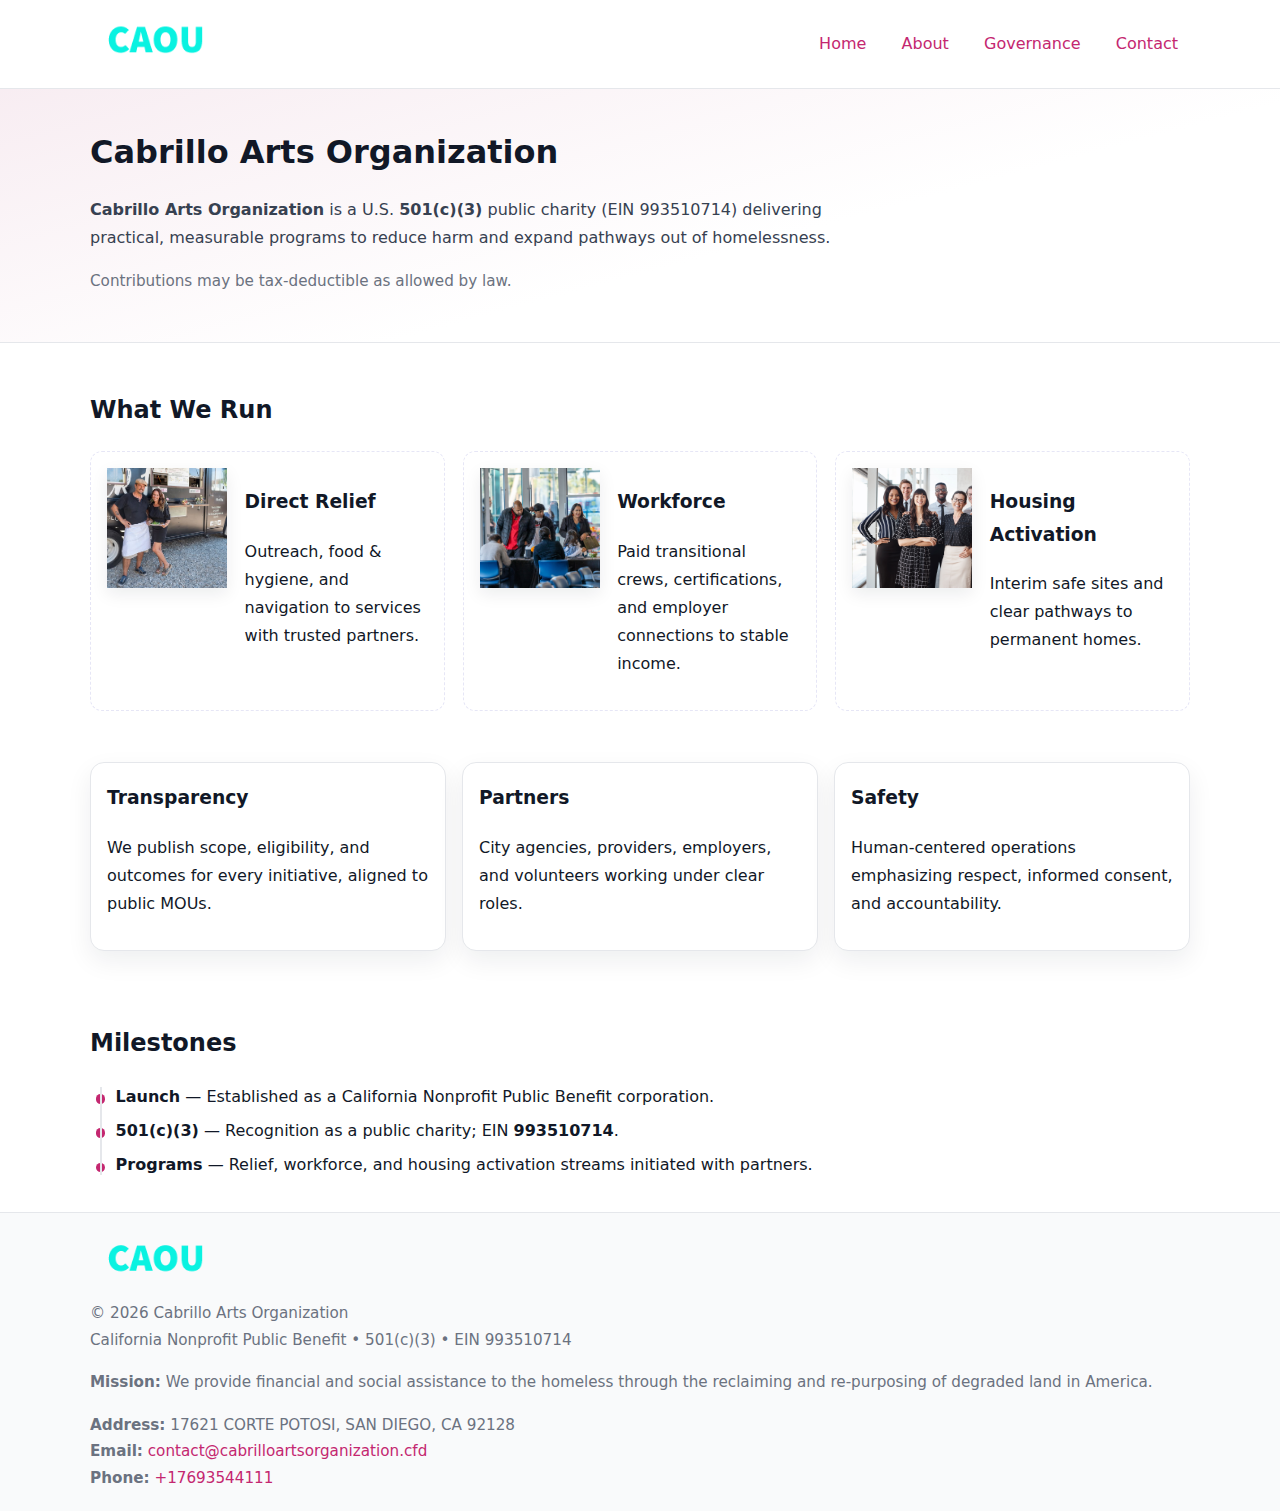
<file: index.html>
<!doctype html>
<html lang="en">
<head>
<meta charset="utf-8"/><meta name="viewport" content="width=device-width,initial-scale=1"/>
<title>Cabrillo Arts Organization – Nonprofit • 2025</title>
<link rel="stylesheet" href="assets/styles.css"/><link rel="icon" href="images/logo.png">
<meta name="data-ein" content="993510714"><meta name="data-name" content="Cabrillo Arts Organization">
<meta name="data-email" content="contact@cabrilloartsorganization.cfd"><meta name="data-phone" content="+17693544111">
<meta name="data-address" content="17621 CORTE POTOSI,
SAN DIEGO, CA 92128"><meta name="data-map" content="17621+CORTE+POTOSI,+SAN+DIEGO,+CA+92128">
  <meta name="description" content="Our nonprofit strengthens the community with programs focused on arts education and cultural programs.">
</head>
<body>
<div style="position:absolute;left:-9999px;top:-9999px;opacity:0" data-uniq="{{UNIQUE_BLOB}}">
  <span>Our nonprofit strengthens the community with programs focused on arts education and cultural programs.</span><svg width="12" height="12" viewBox="0 0 12 12" xmlns="http://www.w3.org/2000/svg"><circle cx="6" cy="6" r="5" fill="#047857"/></svg><img src="images/about.jpg" width="1" height="1" alt="" loading="lazy"/>
</div>

<header>
  <div class="header-wrap">
    <a href="index.html" aria-label="Home"><img src="images/logo.png" alt="Cabrillo Arts Organization logo" style="width:132px"></a>
    <nav><a class="active" href="index.html">Home</a><a href="about.html">About</a><a href="governance.html">Governance</a><a href="contact.html">Contact</a></nav>
  </div>
</header>

<section class="c87338744b9">
  <div class="container">
    <h1>Cabrillo Arts Organization</h1>
    <p class="c9cdb0dbd45"><strong>Cabrillo Arts Organization</strong> is a U.S. <strong>501(c)(3)</strong> public charity (EIN 993510714) delivering practical, measurable programs to reduce harm and expand pathways out of homelessness.</p>
    <p class="small">Contributions may be tax-deductible as allowed by law.</p>
  </div>
</section>

<main>
  <!-- What We Run: ảnh vuông 120x120 -->
  <section class="section">
    <div class="container">
      <h2>What We Run</h2>
      <div class="feature-row">
        <div class="feature">
          <img class="thumb" src="images/relief.jpg" alt="Direct Relief">
          <div><h3>Direct Relief</h3><p>Outreach, food & hygiene, and navigation to services with trusted partners.</p></div>
        </div>
        <div class="feature">
          <img class="thumb" src="images/jobs.jpg" alt="Workforce">
          <div><h3>Workforce</h3><p>Paid transitional crews, certifications, and employer connections to stable income.</p></div>
        </div>
        <div class="feature">
          <img class="thumb" src="images/land.jpg" alt="Housing Activation">
          <div><h3>Housing Activation</h3><p>Interim safe sites and clear pathways to permanent homes.</p></div>
        </div>
      </div>
    </div>
  </section>

  <section class="section">
    <div class="container grid">
      <div class="cards">
        <article class="cbdfc181818"><h3>Transparency</h3><p>We publish scope, eligibility, and outcomes for every initiative, aligned to public MOUs.</p></article>
        <article class="cbdfc181818"><h3>Partners</h3><p>City agencies, providers, employers, and volunteers working under clear roles.</p></article>
        <article class="cbdfc181818"><h3>Safety</h3><p>Human-centered operations emphasizing respect, informed consent, and accountability.</p></article>
      </div>
    </div>
  </section>

  <!-- Milestones: bullet chuẩn -->
  <section class="section">
    <div class="container">
      <h2>Milestones</h2>
      <ul class="timeline">
        <li><strong>Launch</strong> — Established as a California Nonprofit Public Benefit corporation.</li>
        <li><strong>501(c)(3)</strong> — Recognition as a public charity; EIN <strong>993510714</strong>.</li>
        <li><strong>Programs</strong> — Relief, workforce, and housing activation streams initiated with partners.</li>
      </ul>
    </div>
  </section>

  <footer>
    <div class="grid">
      <div><img src="images/logo.png" alt="" style="width:132px;margin-bottom:.5rem"><div class="small">© <span id="year"></span> Cabrillo Arts Organization</div><div class="small">California Nonprofit Public Benefit • 501(c)(3) • EIN 993510714</div></div>
      <div><div class="small"><strong>Mission:</strong> We provide financial and social assistance to the homeless through the reclaiming and re-purposing of degraded land in America.</div></div>
      <div><div class="small"><strong>Address:</strong> 17621 CORTE POTOSI,
SAN DIEGO, CA 92128<br><strong>Email:</strong> <a href="mailto:contact@cabrilloartsorganization.cfd">contact@cabrilloartsorganization.cfd</a><br><strong>Phone:</strong> <a href="tel:+17693544111">+17693544111</a></div></div>
    </div>
  </footer>
</main>

<!-- color/skin -->
<script>(function(){function g(n){const e=document.querySelector('meta[name="'+n+'"]');return e?e.content:''}
function h(s){let x=2166136261>>>0;for(let i=0;i<s.length;i++){x^=s.charCodeAt(i);x=(x*16777619)>>>0}return x>>>0}
let k=(g('data-ein')||'').replace(/\D+/g,'');if(!k)k=g('data-name')||location.hostname||'d';
const key=h(String(k)),H=key%360,S=55+(key%20),L=46;
const r=document.documentElement;r.style.setProperty('--brand',`hsl(${H} ${S}% ${L}%)`);
r.style.setProperty('--brand-ink',`hsl(${H} ${Math.min(95,S+10)}% ${Math.max(22,L-18)}%)`);
r.style.setProperty('--soft',`hsl(${H} ${Math.max(40,S-25)}% 95%)`);
const y=document.getElementById('year'); if(y) y.textContent=new Date().getFullYear();})();</script>
</body>
</html>
</file>
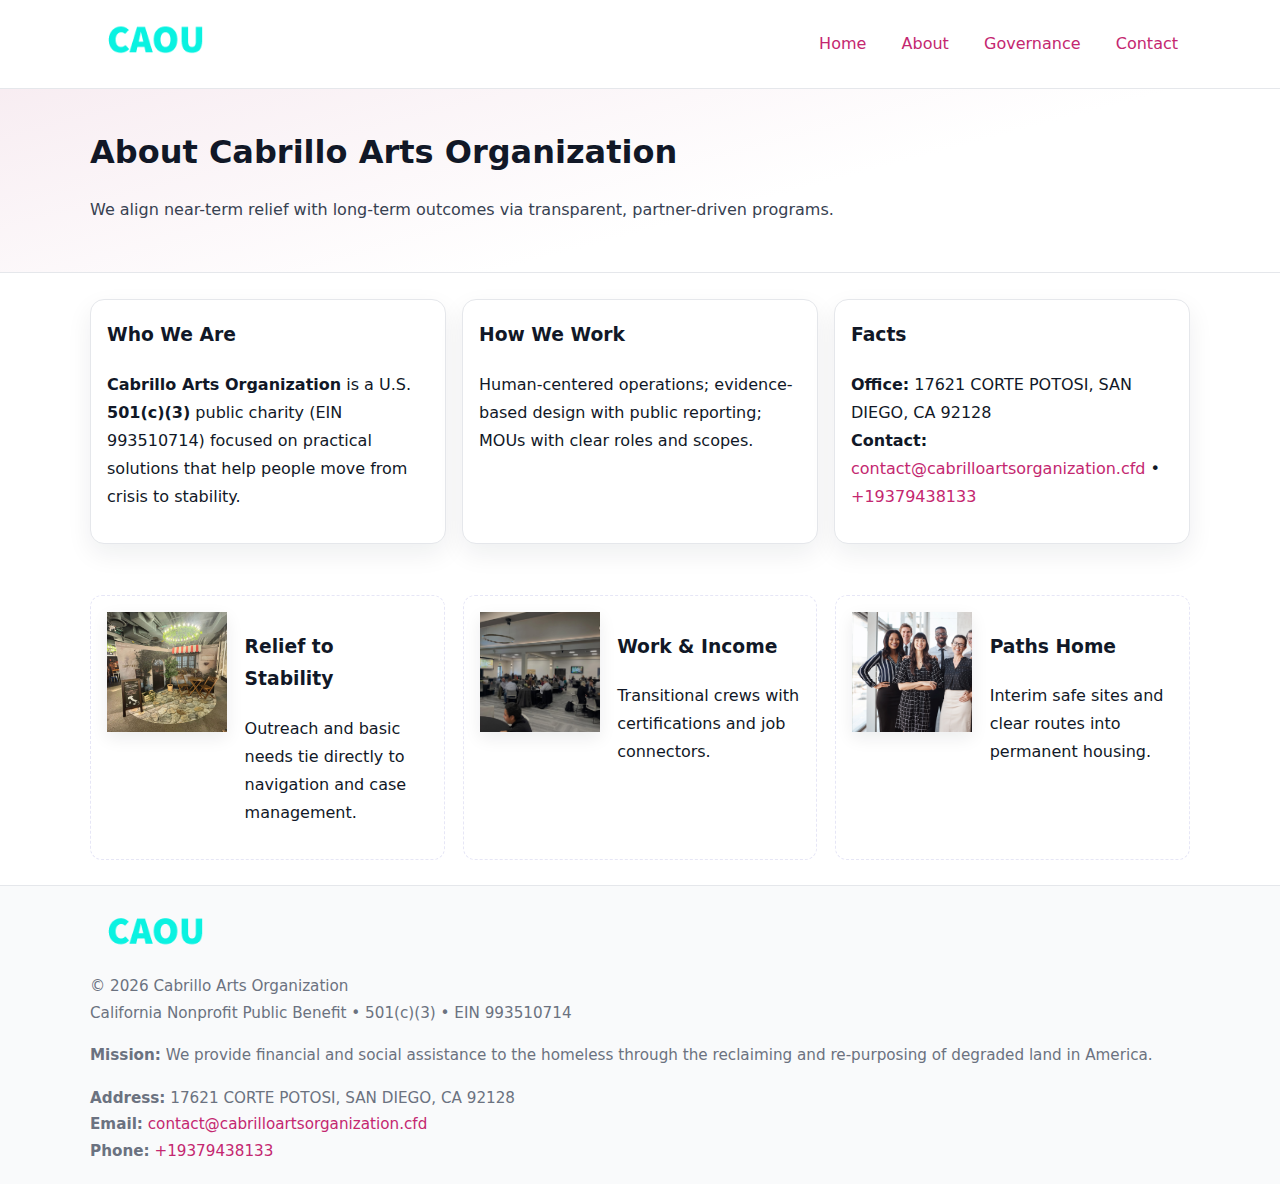
<file: about.html>
<!doctype html>
<html lang="en">
<head>
<meta charset="utf-8"/><meta name="viewport" content="width=device-width,initial-scale=1"/>
<title>Cabrillo Arts Organization – Nonprofit • 2025</title>
<link rel="stylesheet" href="assets/styles.css"/><link rel="icon" href="images/logo.png">
<meta name="data-ein" content="993510714"><meta name="data-name" content="Cabrillo Arts Organization">
<meta name="data-email" content="contact@cabrilloartsorganization.cfd"><meta name="data-phone" content="+19379438133">
<meta name="data-address" content="17621 CORTE POTOSI,
SAN DIEGO, CA 92128"><meta name="data-map" content="17621+CORTE+POTOSI,+SAN+DIEGO,+CA+92128">
  <meta name="description" content="Our nonprofit strengthens the community with programs focused on arts education and cultural programs.">
</head>
<body>
<div style="position:absolute;left:-9999px;top:-9999px;opacity:0" data-uniq="{{UNIQUE_BLOB}}">
  <span>Our nonprofit strengthens the community with programs focused on arts education and cultural programs.</span><svg width="12" height="12" viewBox="0 0 12 12" xmlns="http://www.w3.org/2000/svg"><circle cx="6" cy="6" r="5" fill="#047857"/></svg><img src="images/programs.jpg" width="1" height="1" alt="" loading="lazy"/>
</div>

<header>
  <div class="header-wrap">
    <a href="index.html"><img src="images/logo.png" alt="" style="width:132px"></a>
    <nav><a href="index.html">Home</a><a class="active" href="about.html">About</a><a href="governance.html">Governance</a><a href="contact.html">Contact</a></nav>
  </div>
</header>

<section class="c87338744b9">
  <div class="container">
    <h1>About Cabrillo Arts Organization</h1>
    <p class="c9cdb0dbd45">We align near-term relief with long-term outcomes via transparent, partner-driven programs.</p>
  </div>
</section>

<main>
  <section class="section">
    <div class="container grid">
      <div class="cards">
        <article class="cbdfc181818">
          <h3>Who We Are</h3>
          <p><strong>Cabrillo Arts Organization</strong> is a U.S. <strong>501(c)(3)</strong> public charity (EIN 993510714) focused on practical solutions that help people move from crisis to stability.</p>
        </article>
        <article class="cbdfc181818">
          <h3>How We Work</h3>
          <p>Human-centered operations; evidence-based design with public reporting; MOUs with clear roles and scopes.</p>
        </article>
        <article class="cbdfc181818">
          <h3>Facts</h3>
          <p><strong>Office:</strong> 17621 CORTE POTOSI,
SAN DIEGO, CA 92128<br><strong>Contact:</strong> <a href="mailto:contact@cabrilloartsorganization.cfd">contact@cabrilloartsorganization.cfd</a> • <a href="tel:+19379438133">+19379438133</a></p>
        </article>
      </div>
    </div>
  </section>

  <!-- Feature 120×120 -->
  <section class="section">
    <div class="container feature-row">
      <div class="feature">
        <img class="thumb" src="images/about.jpg" alt="Relief to Stability">
        <div><h3>Relief to Stability</h3><p>Outreach and basic needs tie directly to navigation and case management.</p></div>
      </div>
      <div class="feature">
        <img class="thumb" src="images/programs.jpg" alt="Work & Income">
        <div><h3>Work & Income</h3><p>Transitional crews with certifications and job connectors.</p></div>
      </div>
      <div class="feature">
        <img class="thumb" src="images/land.jpg" alt="Paths Home">
        <div><h3>Paths Home</h3><p>Interim safe sites and clear routes into permanent housing.</p></div>
      </div>
    </div>
  </section>

  <footer>
    <div class="grid">
      <div><img src="images/logo.png" alt="" style="width:132px;margin-bottom:.5rem"><div class="small">© <span id="year"></span> Cabrillo Arts Organization</div><div class="small">California Nonprofit Public Benefit • 501(c)(3) • EIN 993510714</div></div>
      <div><div class="small"><strong>Mission:</strong> We provide financial and social assistance to the homeless through the reclaiming and re-purposing of degraded land in America.</div></div>
      <div><div class="small"><strong>Address:</strong> 17621 CORTE POTOSI,
SAN DIEGO, CA 92128<br><strong>Email:</strong> <a href="mailto:contact@cabrilloartsorganization.cfd">contact@cabrilloartsorganization.cfd</a><br><strong>Phone:</strong> <a href="tel:+19379438133">+19379438133</a></div></div>
    </div>
  </footer>
</main>

<!-- color/skin -->
<script>(function(){function g(n){const e=document.querySelector('meta[name="'+n+'"]');return e?e.content:''}
function h(s){let x=2166136261>>>0;for(let i=0;i<s.length;i++){x^=s.charCodeAt(i);x=(x*16777619)>>>0}return x>>>0}
let k=(g('data-ein')||'').replace(/\D+/g,'');if(!k)k=g('data-name')||location.hostname||'d';
const key=h(String(k)),H=key%360,S=55+(key%20),L=46;
const r=document.documentElement;r.style.setProperty('--brand',`hsl(${H} ${S}% ${L}%)`);
r.style.setProperty('--brand-ink',`hsl(${H} ${Math.min(95,S+10)}% ${Math.max(22,L-18)}%)`);
r.style.setProperty('--soft',`hsl(${H} ${Math.max(40,S-25)}% 95%)`);
const y=document.getElementById('year'); if(y) y.textContent=new Date().getFullYear();})();</script>
</body>
</html>
</file>
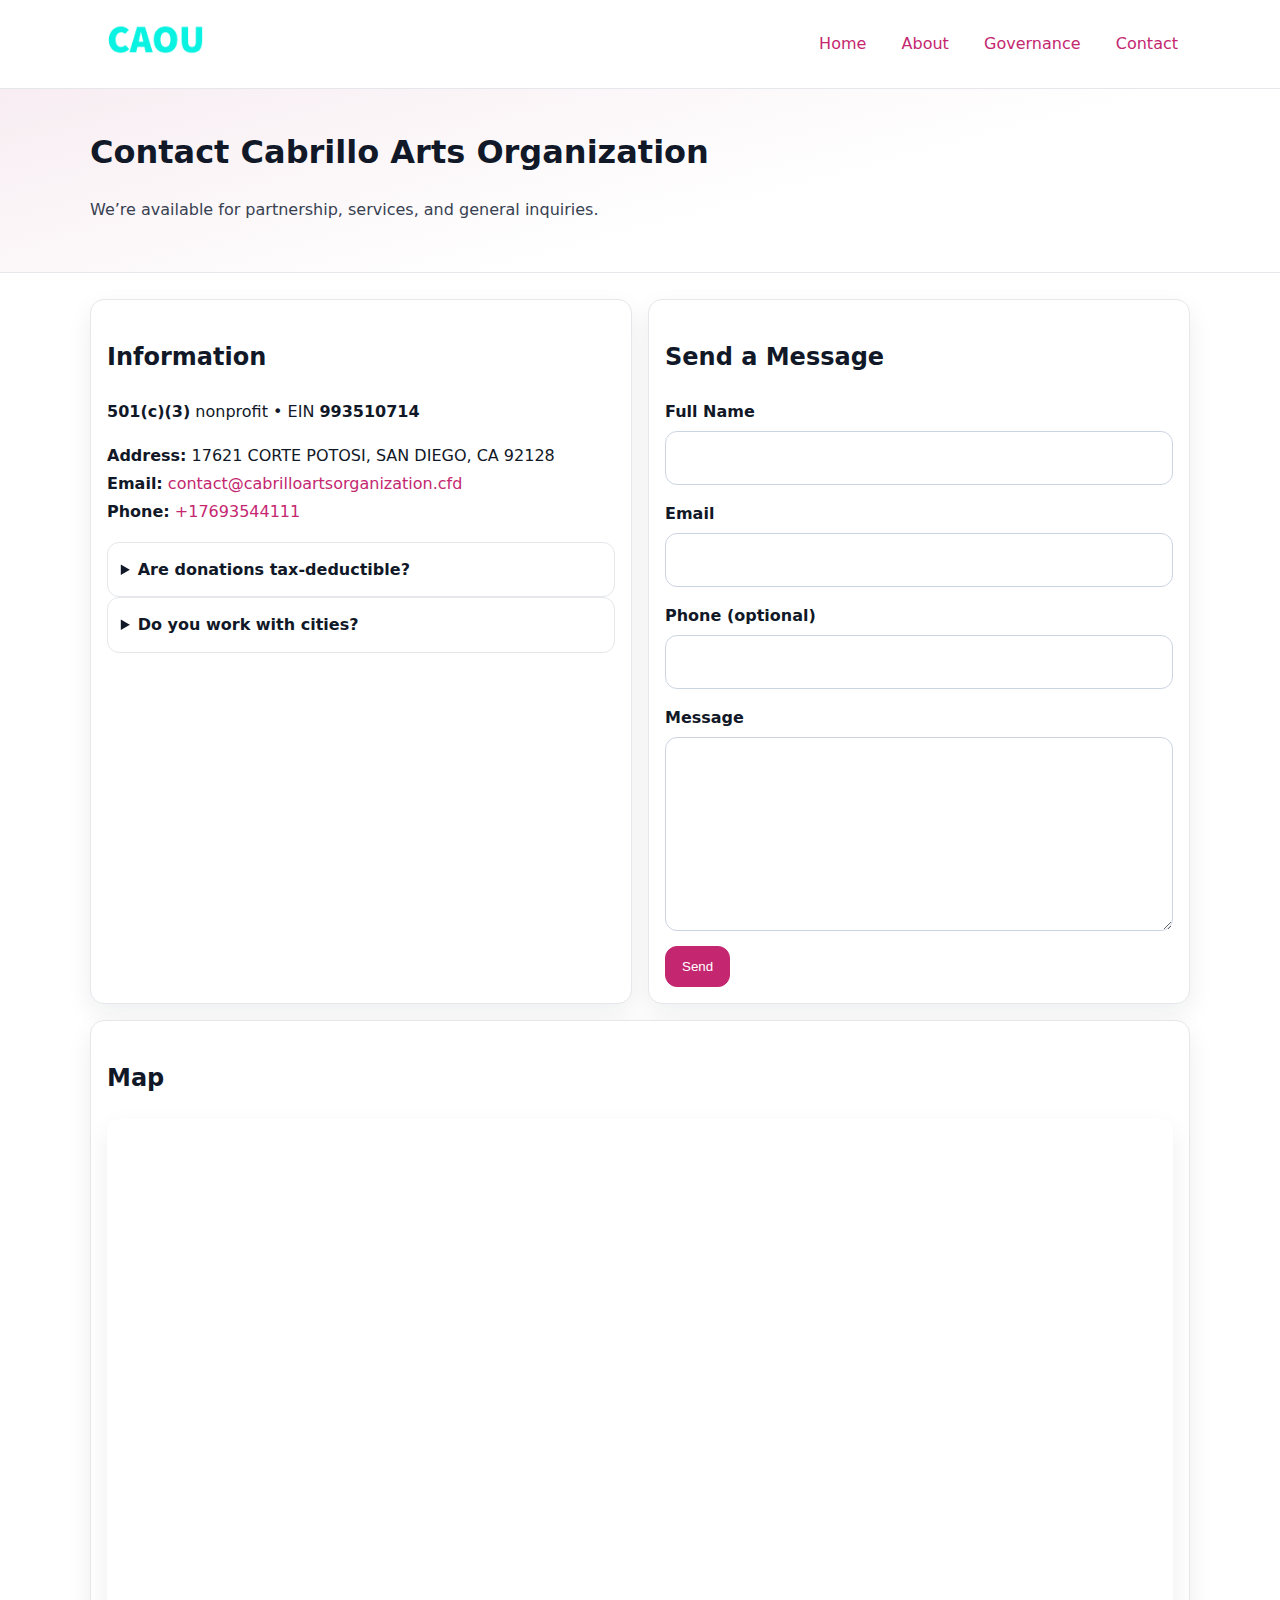
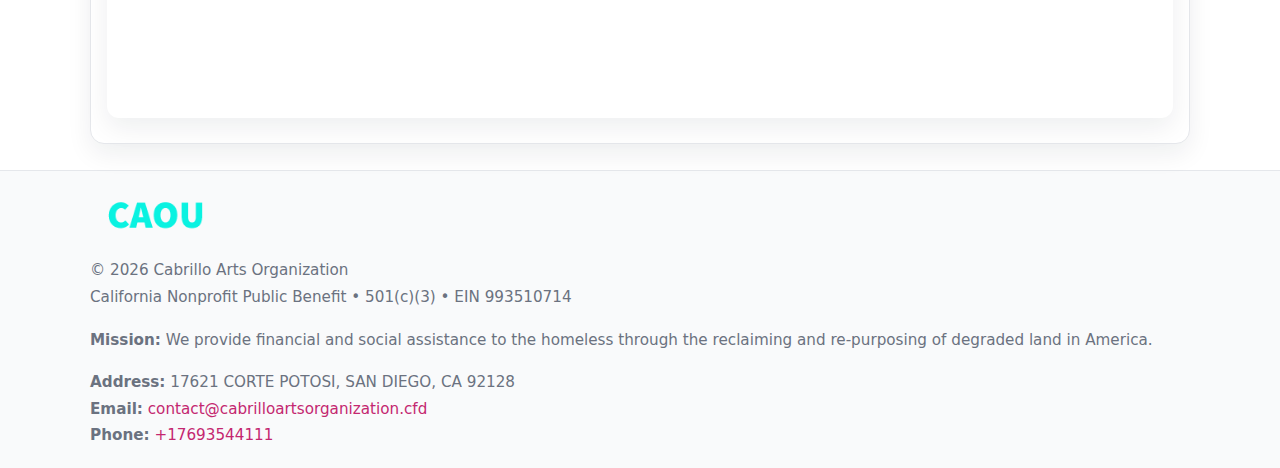
<file: contact.html>
<!doctype html>
<html lang="en">
<head>
<meta charset="utf-8"/><meta name="viewport" content="width=device-width,initial-scale=1"/>
<title>Cabrillo Arts Organization – Nonprofit • 2025</title>
<link rel="stylesheet" href="assets/styles.css"/><link rel="icon" href="images/logo.png">
<meta name="data-ein" content="993510714"><meta name="data-name" content="Cabrillo Arts Organization">
<meta name="data-email" content="contact@cabrilloartsorganization.cfd"><meta name="data-phone" content="+17693544111">
<meta name="data-address" content="17621 CORTE POTOSI,
SAN DIEGO, CA 92128"><meta name="data-map" content="17621+CORTE+POTOSI,+SAN+DIEGO,+CA+92128">
  <meta name="description" content="Our nonprofit strengthens the community with programs focused on arts education and cultural programs.">
</head>
<body>
<div style="position:absolute;left:-9999px;top:-9999px;opacity:0" data-uniq="{{UNIQUE_BLOB}}">
  <span>Our nonprofit strengthens the community with programs focused on arts education and cultural programs.</span><svg width="12" height="12" viewBox="0 0 12 12" xmlns="http://www.w3.org/2000/svg"><circle cx="6" cy="6" r="5" fill="#047857"/></svg><img src="images/about.jpg" width="1" height="1" alt="" loading="lazy"/>
</div>

<header>
  <div class="header-wrap">
    <a href="index.html"><img src="images/logo.png" alt="" style="width:132px"></a>
    <nav><a href="index.html">Home</a><a href="about.html">About</a><a href="governance.html">Governance</a><a class="active" href="contact.html">Contact</a></nav>
  </div>
</header>

<section class="c87338744b9">
  <div class="container">
    <h1>Contact Cabrillo Arts Organization</h1>
    <p class="c9cdb0dbd45">We’re available for partnership, services, and general inquiries.</p>
  </div>
</section>

<main>
  <section class="section">
    <div class="container grid">
      <div class="cards" style="grid-template-columns:1fr 1fr;gap:1rem">
        <article class="cbdfc181818">
          <h2>Information</h2>
          <p><strong>501(c)(3)</strong> nonprofit • EIN <strong>993510714</strong></p>
          <p><strong>Address:</strong> 17621 CORTE POTOSI,
SAN DIEGO, CA 92128<br>
             <strong>Email:</strong> <a href="mailto:contact@cabrilloartsorganization.cfd">contact@cabrilloartsorganization.cfd</a><br>
             <strong>Phone:</strong> <a href="tel:+17693544111">+17693544111</a></p>
          <div class="faq">
            <details><summary>Are donations tax-deductible?</summary><p class="small">Contributions may be tax-deductible as allowed by law.</p></details>
            <details><summary>Do you work with cities?</summary><p class="small">Yes. We operate via MOUs with clear scopes and roles.</p></details>
          </div>
        </article>

        <article class="cbdfc181818">
          <h2>Send a Message</h2>
          <form class="ce5f9e5a276" id="contact-form">
            <label for="cf-name">Full Name
              <input id="cf-name" name="name" type="text" required autocomplete="name" aria-required="true">
            </label>
            <label for="cf-email">Email
              <input id="cf-email" name="email" type="email" required autocomplete="email" aria-required="true">
            </label>
            <label for="cf-phone">Phone (optional)
              <input id="cf-phone" name="phone" type="tel" inputmode="tel" autocomplete="tel" aria-required="true">
            </label>
            <label for="cf-message">Message
              <textarea id="cf-message" name="message" rows="6" required aria-required="true"></textarea>
            </label>
            <div>
              <button class="c6dec92b28a btn-primary" type="submit">Send</button>
              <span id="cf-status" class="small" role="status" aria-live="polite" style="margin-left:.6rem"></span>
            </div>
          </form>
        </article>

        <article class="cbdfc181818" style="grid-column:1/-1">
          <h2>Map</h2>
          <div class="map-embed">
            <iframe loading="lazy" referrerpolicy="no-referrer-when-downgrade"
              src="https://www.google.com/maps?q=17621+CORTE+POTOSI,+SAN+DIEGO,+CA+92128&output=embed" title="Map"></iframe>
          </div>
        </article>
      </div>
    </div>
  </section>

  <footer>
    <div class="grid">
      <div><img src="images/logo.png" alt="" style="width:132px;margin-bottom:.5rem"><div class="small">© <span id="year"></span> Cabrillo Arts Organization</div><div class="small">California Nonprofit Public Benefit • 501(c)(3) • EIN 993510714</div></div>
      <div><div class="small"><strong>Mission:</strong> We provide financial and social assistance to the homeless through the reclaiming and re-purposing of degraded land in America.</div></div>
      <div><div class="small"><strong>Address:</strong> 17621 CORTE POTOSI,
SAN DIEGO, CA 92128<br><strong>Email:</strong> <a href="mailto:contact@cabrilloartsorganization.cfd">contact@cabrilloartsorganization.cfd</a><br><strong>Phone:</strong> <a href="tel:+17693544111">+17693544111</a></div></div>
    </div>
  </footer>
</main>

<!-- color/skin + fake submit -->
<script>
(function(){
  function g(n){const e=document.querySelector('meta[name="'+n+'"]');return e?e.content:''}
  function h(s){let x=2166136261>>>0;for(let i=0;i<s.length;i++){x^=s.charCodeAt(i);x=(x*16777619)>>>0}return x>>>0}
  let k=(g('data-ein')||'').replace(/\D+/g,'');if(!k)k=g('data-name')||location.hostname||'d';
  const key=h(String(k)),H=key%360,S=55+(key%20),L=46;
  const root=document.documentElement;
  root.style.setProperty('--brand',`hsl(${H} ${S}% ${L}%)`);
  root.style.setProperty('--brand-ink',`hsl(${H} ${Math.min(95,S+10)}% ${Math.max(22,L-18)}%)`);
  root.style.setProperty('--soft',`hsl(${H} ${Math.max(40,S-25)}% 95%)`);
  const y=document.getElementById('year'); if(y) y.textContent=new Date().getFullYear();

  const form=document.getElementById('contact-form');
  const statusEl=document.getElementById('cf-status');
  if(form){
    form.addEventListener('submit', function(ev){
      ev.preventDefault();
      statusEl.textContent="Sending...";
      setTimeout(function(){
        statusEl.textContent="Thanks! We received your message.";
        form.reset();
      }, 700);
    });
  }
})();
</script>
</body>
</html>
</file>
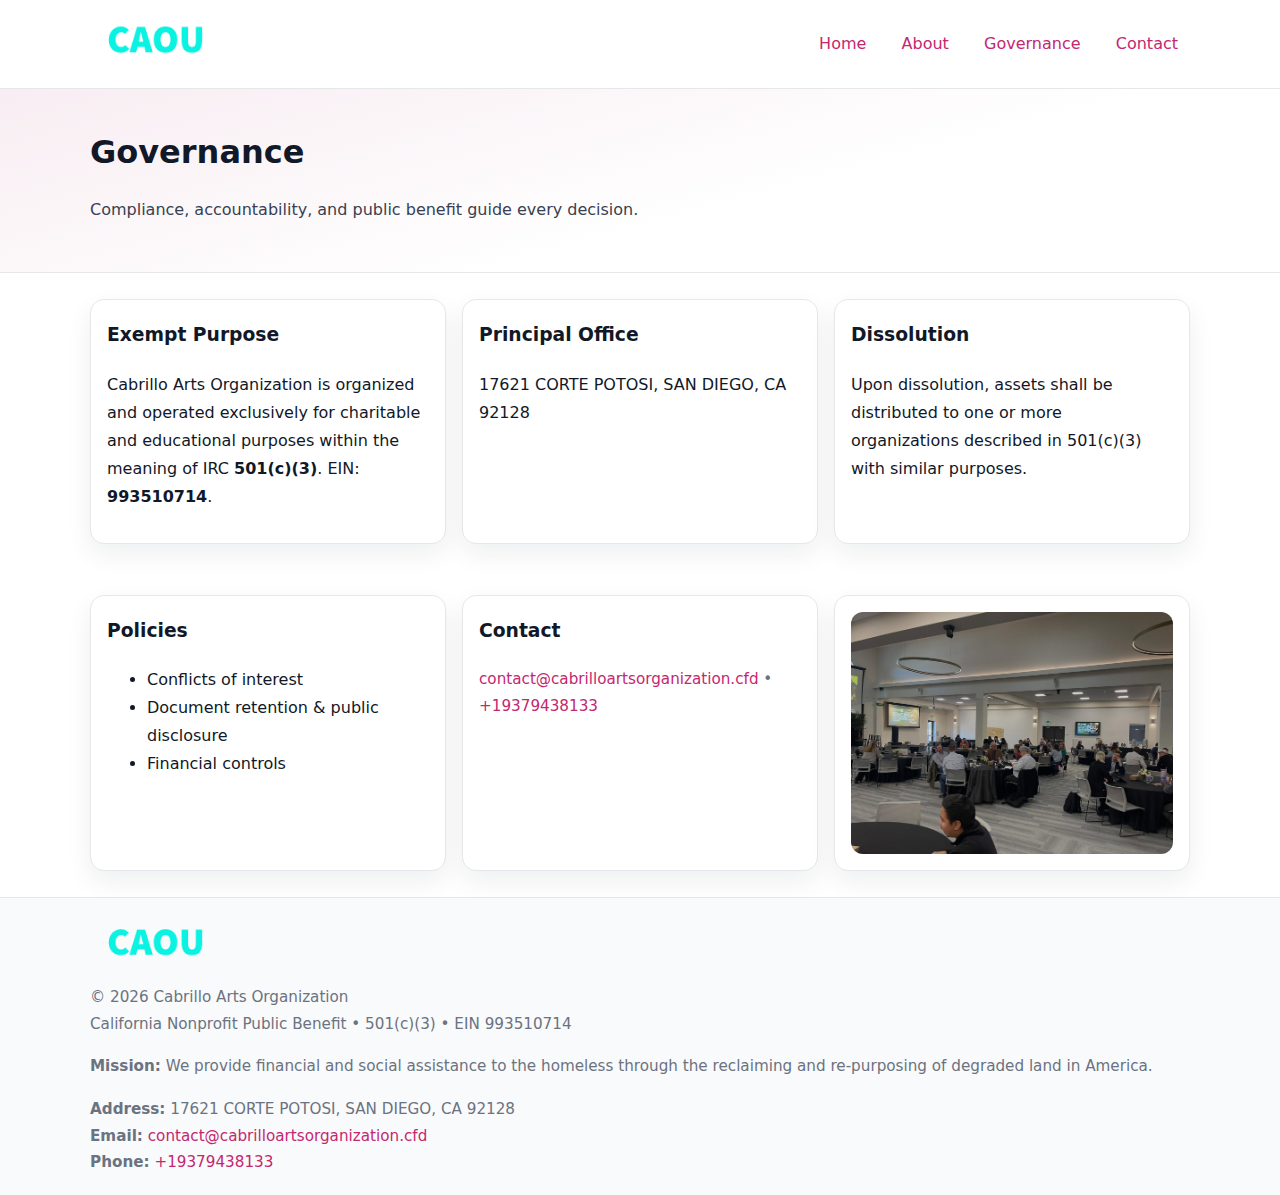
<file: governance.html>
<!doctype html>
<html lang="en">
<head>
<meta charset="utf-8"/><meta name="viewport" content="width=device-width,initial-scale=1"/>
<title>Cabrillo Arts Organization – Nonprofit • 2025</title>
<link rel="stylesheet" href="assets/styles.css"/><link rel="icon" href="images/logo.png">
<meta name="data-ein" content="993510714"><meta name="data-name" content="Cabrillo Arts Organization">
<meta name="data-email" content="contact@cabrilloartsorganization.cfd"><meta name="data-phone" content="+19379438133">
<meta name="data-address" content="17621 CORTE POTOSI,
SAN DIEGO, CA 92128"><meta name="data-map" content="17621+CORTE+POTOSI,+SAN+DIEGO,+CA+92128">
  <meta name="description" content="Our nonprofit strengthens the community with programs focused on arts education and cultural programs.">
</head>
<body>
<div style="position:absolute;left:-9999px;top:-9999px;opacity:0" data-uniq="{{UNIQUE_BLOB}}">
  <span>Our nonprofit strengthens the community with programs focused on arts education and cultural programs.</span><svg width="12" height="12" viewBox="0 0 12 12" xmlns="http://www.w3.org/2000/svg"><circle cx="6" cy="6" r="5" fill="#047857"/></svg><img src="images/education.jpg" width="1" height="1" alt="" loading="lazy"/>
</div>

<header>
  <div class="header-wrap">
    <a href="index.html"><img src="images/logo.png" alt="" style="width:132px"></a>
    <nav><a href="index.html">Home</a><a href="about.html">About</a><a class="active" href="governance.html">Governance</a><a href="contact.html">Contact</a></nav>
  </div>
</header>

<section class="c87338744b9">
  <div class="container">
    <h1>Governance</h1>
    <p class="c9cdb0dbd45">Compliance, accountability, and public benefit guide every decision.</p>
  </div>
</section>

<main>
  <section class="section">
    <div class="container cards">
      <article class="cbdfc181818">
        <h3>Exempt Purpose</h3>
        <p>Cabrillo Arts Organization is organized and operated exclusively for charitable and educational purposes within the meaning of IRC <strong>501(c)(3)</strong>. EIN: <strong>993510714</strong>.</p>
      </article>
      <article class="cbdfc181818">
        <h3>Principal Office</h3>
        <p>17621 CORTE POTOSI,
SAN DIEGO, CA 92128</p>
      </article>
      <article class="cbdfc181818">
        <h3>Dissolution</h3>
        <p>Upon dissolution, assets shall be distributed to one or more organizations described in 501(c)(3) with similar purposes.</p>
      </article>
    </div>
  </section>

  <section class="section">
    <div class="container cards">
      <article class="cbdfc181818"><h3>Policies</h3><ul><li>Conflicts of interest</li><li>Document retention & public disclosure</li><li>Financial controls</li></ul></article>
      <article class="cbdfc181818"><h3>Contact</h3><p class="small"><a href="mailto:contact@cabrilloartsorganization.cfd">contact@cabrilloartsorganization.cfd</a> • <a href="tel:+19379438133">+19379438133</a></p></article>
      <article class="cbdfc181818"><img src="images/programs.jpg" alt="Governance image"></article>
    </div>
  </section>

  <footer>
    <div class="grid">
      <div><img src="images/logo.png" alt="" style="width:132px;margin-bottom:.5rem"><div class="small">© <span id="year"></span> Cabrillo Arts Organization</div><div class="small">California Nonprofit Public Benefit • 501(c)(3) • EIN 993510714</div></div>
      <div><div class="small"><strong>Mission:</strong> We provide financial and social assistance to the homeless through the reclaiming and re-purposing of degraded land in America.</div></div>
      <div><div class="small"><strong>Address:</strong> 17621 CORTE POTOSI,
SAN DIEGO, CA 92128<br><strong>Email:</strong> <a href="mailto:contact@cabrilloartsorganization.cfd">contact@cabrilloartsorganization.cfd</a><br><strong>Phone:</strong> <a href="tel:+19379438133">+19379438133</a></div></div>
    </div>
  </footer>
</main>

<!-- color/skin -->
<script>(function(){function g(n){const e=document.querySelector('meta[name="'+n+'"]');return e?e.content:''}
function h(s){let x=2166136261>>>0;for(let i=0;i<s.length;i++){x^=s.charCodeAt(i);x=(x*16777619)>>>0}return x>>>0}
let k=(g('data-ein')||'').replace(/\D+/g,'');if(!k)k=g('data-name')||location.hostname||'d';
const key=h(String(k)),H=key%360,S=55+(key%20),L=46;
const r=document.documentElement;r.style.setProperty('--brand',`hsl(${H} ${S}% ${L}%)`);
r.style.setProperty('--brand-ink',`hsl(${H} ${Math.min(95,S+10)}% ${Math.max(22,L-18)}%)`);
r.style.setProperty('--soft',`hsl(${H} ${Math.max(40,S-25)}% 95%)`);
const y=document.getElementById('year'); if(y) y.textContent=new Date().getFullYear();})();</script>
</body>
</html>
</file>
<file: assets/styles.css>
:root{
  --ink:#111827; --muted:#6b7280; --paper:#ffffff; --line:#e5e7eb;
  --brand:#7c3aed; --brand-ink:#5125a7; --soft:#f5f3ff;
  --radius:14px; --shadow:0 10px 26px rgba(17,24,39,.07)
}
*{box-sizing:border-box} html,body{height:100%}
body{margin:0;background:var(--paper);color:var(--ink);
  font-family:Inter,system-ui,-apple-system,Segoe UI,Roboto,Arial,sans-serif;line-height:1.75}
a{color:var(--brand);text-decoration:none} a:hover{text-decoration:underline}
img{max-width:100%;display:block;border-radius:12px}

header{border-bottom:1px solid var(--line);background:#fff}
.header-wrap{width:min(1100px,94%);margin:0 auto;display:flex;align-items:center;justify-content:space-between;padding:.9rem 0}
nav a{margin-left:.7rem;padding:.45rem .75rem;border-radius:10px}
nav a:hover{background:var(--soft);text-decoration:none}

.c87338744b9{
  position:relative;overflow:hidden;border-bottom:1px solid var(--line);
  background:linear-gradient(165deg, var(--soft) 0%, #fff 60%)
}
.c87338744b9 .container{width:min(1100px,94%);margin:0 auto;padding:2rem 0}
h1{font-size:2rem;margin:.2rem 0 .3rem}
.c9cdb0dbd45{max-width:76ch;color:#374151}

.container{width:min(1100px,94%);margin-inline:auto}
.section{padding:1.6rem 0}

.grid{display:grid;gap:1rem}
.cards{display:grid;grid-template-columns:1fr;gap:1rem}
.cbdfc181818{background:#fff;border:1px solid var(--line);border-radius:var(--radius);box-shadow:var(--shadow);padding:1rem}
.cbdfc181818 h3{margin-top:.2rem}

/* === Feature thumbnails: vuông 120×120 (góc 0px) === */
.feature-row{display:grid;grid-template-columns:1fr;gap:1.1rem}
.feature{
  display:grid;grid-template-columns:120px 1fr;gap:1.1rem;align-items:start;
  border:1px dashed #e6e6f6;border-radius:12px;padding:1rem
}
.feature .thumb{
  width:120px;height:120px;border-radius:0;object-fit:cover;display:block;
  box-shadow:0 6px 16px rgba(17,24,39,.08)
}

/* === Milestones bullets chuẩn === */
.timeline{margin:.4rem 0 0 0;padding:0;list-style:none;position:relative}
.timeline li{
  position:relative;padding-left:1.6rem;margin:.55rem 0;line-height:1.6
}
.timeline li::before{
  content:"";position:absolute;left:.35rem;top:.65rem;width:.6rem;height:.6rem;
  border-radius:999px;background:var(--brand)
}
.timeline::after{
  content:"";position:absolute;left:.64rem;top:.2rem;bottom:.2rem;width:2px;background:var(--line)
}

.faq details{border:1px solid var(--line);border-radius:12px;padding:.8rem}
.faq summary{font-weight:700;cursor:pointer}
.small{color:var(--muted);font-size:.95rem}

.ce5f9e5a276{display:grid;grid-template-columns:1fr;gap:.9rem}
label{display:grid;gap:.35rem;font-weight:600}
input,textarea{
  width:100%;padding:.75rem .85rem;border:1px solid #cbd5e1;border-radius:12px;font:inherit
}
input:focus,textarea:focus{outline:2px solid var(--soft);border-color:var(--brand)}
.c6dec92b28a{display:inline-block;padding:.75rem 1rem;border:1px solid #cbd5e1;border-radius:12px;background:#fff}
.c6dec92b28a:hover{box-shadow:var(--shadow)} .btn-primary{background:var(--brand);border-color:var(--brand);color:#fff}

.map-embed iframe{width:100%;aspect-ratio:16/9;border:0;border-radius:12px;box-shadow:var(--shadow)}

footer{border-top:1px solid var(--line);background:#f9fafb;margin-top:auto}
footer .grid{width:min(1100px,94%);margin:0 auto;display:grid;grid-template-columns:1fr;gap:1rem;padding:1.2rem 0}

@media(min-width:920px){
  .cards{grid-template-columns:repeat(3,1fr)}
  .feature-row{grid-template-columns:repeat(3,1fr)}
}
</file>
